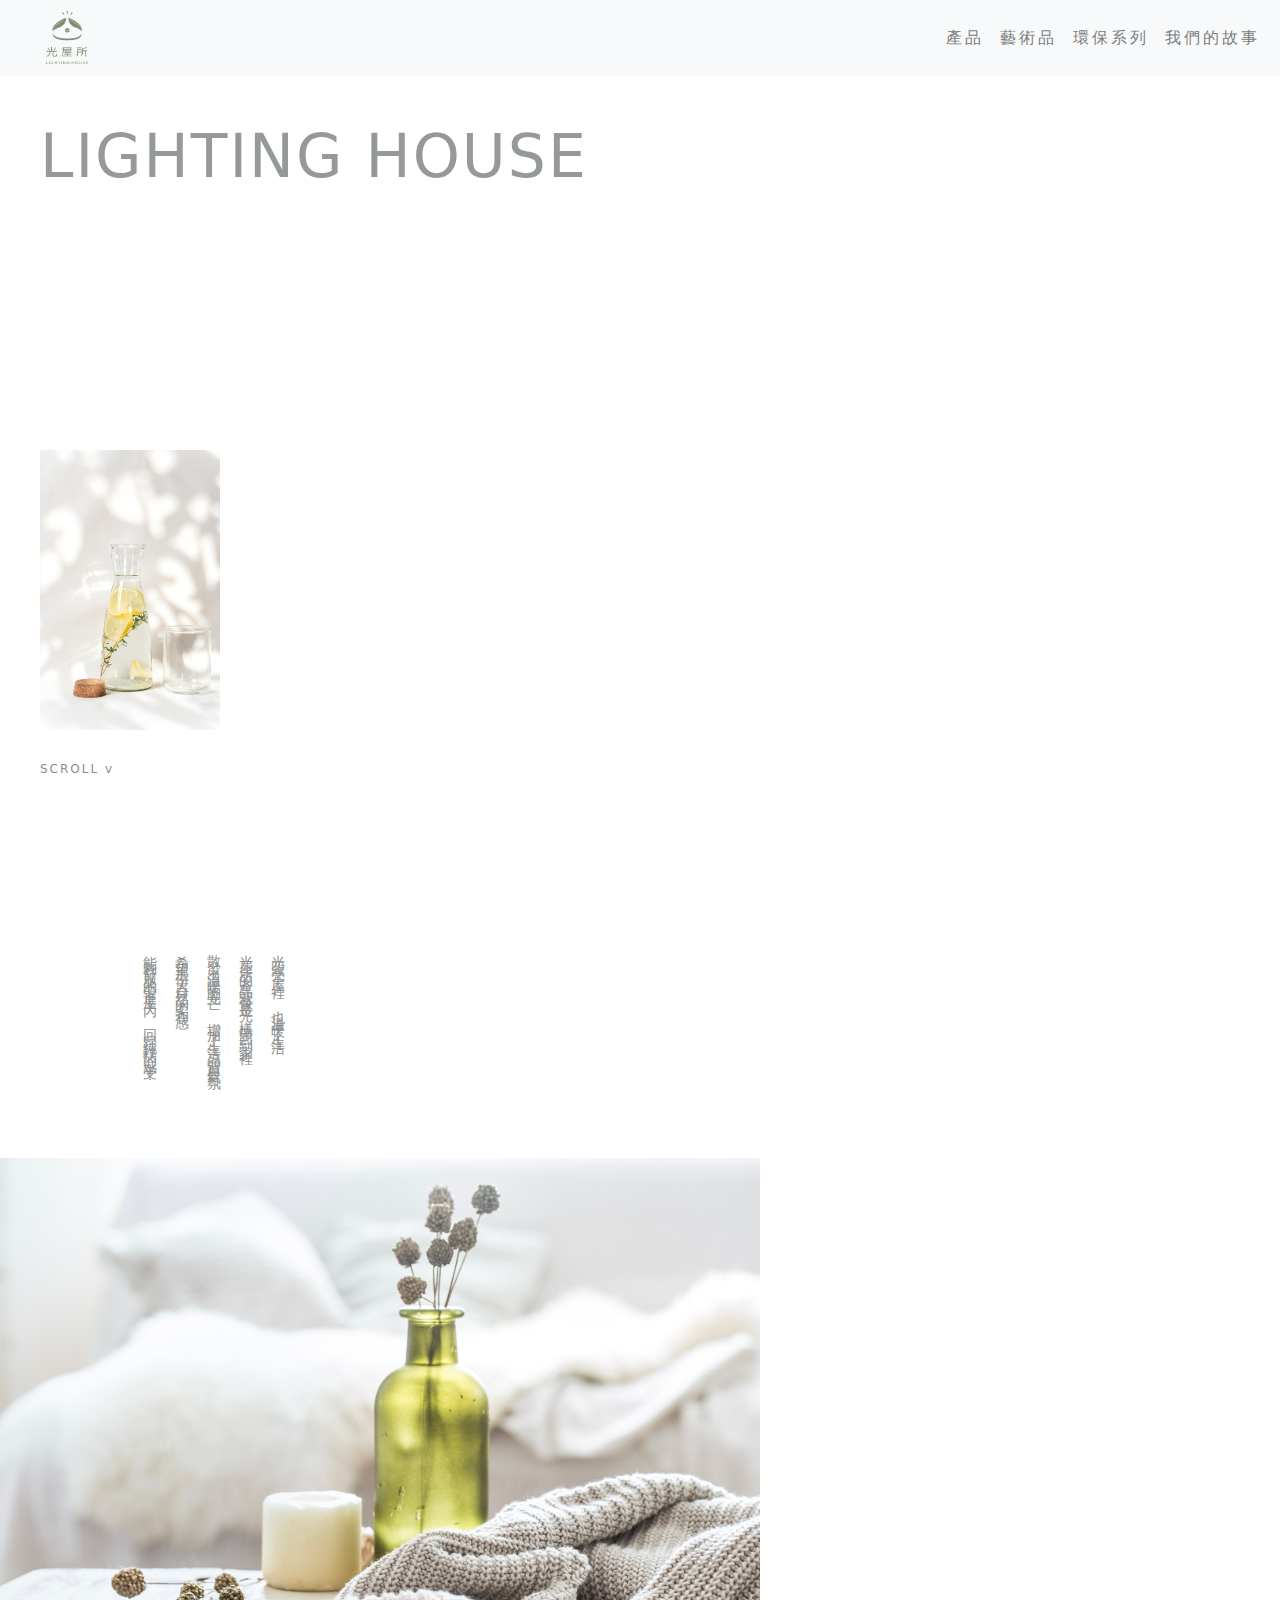
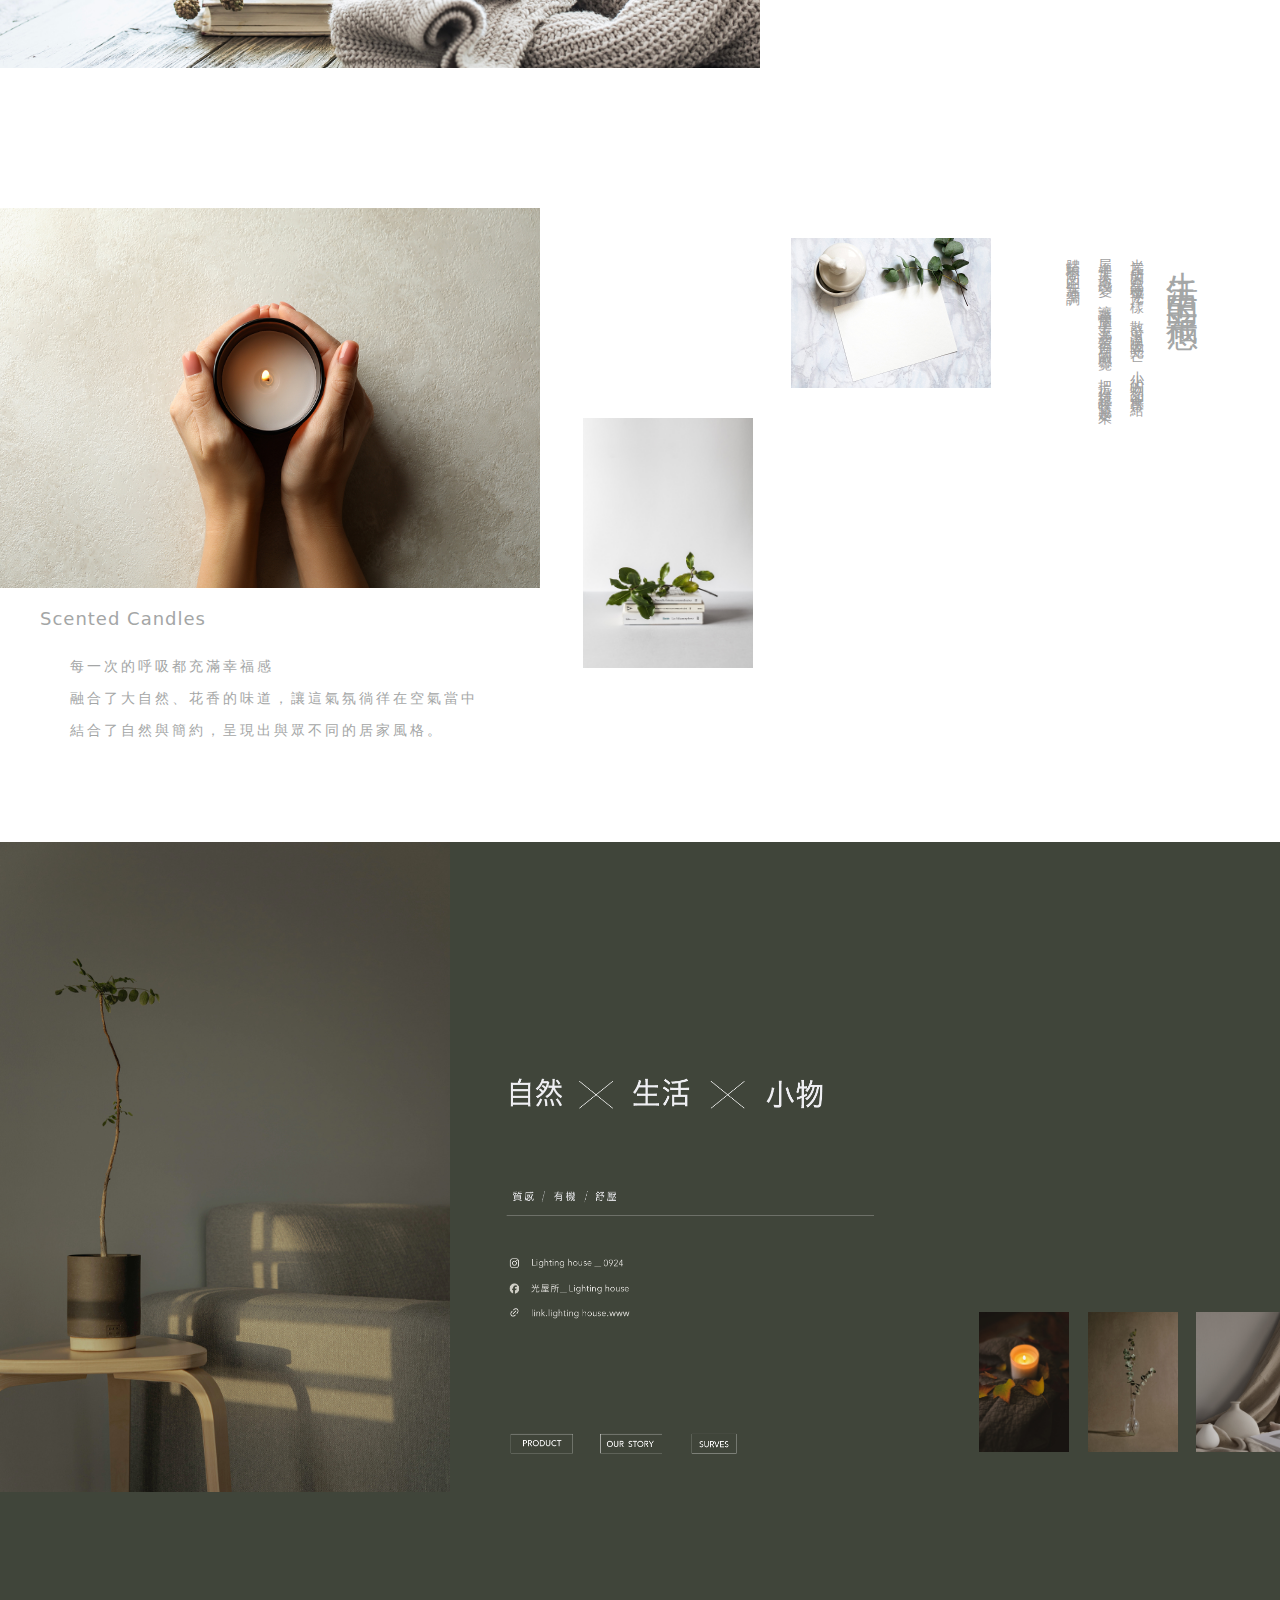
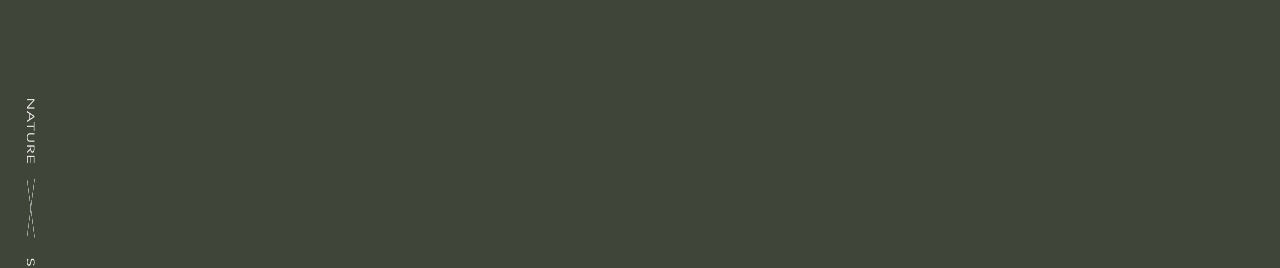
<file: index.html>
<!doctype html>
<html lang="TW">

<head>
    <meta charset="utf-8">
    <meta name="viewport" content="width=device-width, initial-scale=1">
    <title>LIGHTING HOUSE</title>
    <link rel="stylesheet" href="style.css">
    <link href="https://cdn.jsdelivr.net/npm/bootstrap@5.3.3/dist/css/bootstrap.min.css" rel="stylesheet"
        integrity="sha384-QWTKZyjpPEjISv5WaRU9OFeRpok6YctnYmDr5pNlyT2bRjXh0JMhjY6hW+ALEwIH" crossorigin="anonymous">
    <link rel="preconnect" href="https://fonts.googleapis.com">
    <link rel="preconnect" href="https://fonts.gstatic.com" crossorigin>
    <link
        href="https://fonts.googleapis.com/css2?family=Noto+Sans+JP:wght@100..900&family=Noto+Sans+TC:wght@200&family=Nunito+Sans:ital,opsz,wdth,wght@0,6..12,104.2,200..1000;1,6..12,104.2,200..1000&family=Roboto:ital,wght@0,100;0,300;0,400;0,500;0,700;0,900;1,100;1,300;1,400;1,500;1,700;1,900&display=swap"
        rel="stylesheet">
    <link rel="preconnect" href="https://fonts.googleapis.com">
    <link rel="preconnect" href="https://fonts.gstatic.com" crossorigin>
    <link
        href="https://fonts.googleapis.com/css2?family=Kaisei+HarunoUmi&family=Noto+Sans+JP:wght@100..900&family=Noto+Sans+TC&family=Nunito+Sans:ital,opsz,wdth,wght@0,6..12,104.2,200..1000;1,6..12,104.2,200..1000&family=Roboto:ital,wght@0,100;0,300;0,400;0,500;0,700;0,900;1,100;1,300;1,400;1,500;1,700;1,900&family=Zen+Kaku+Gothic+New&display=swap"
        rel="stylesheet">
</head>

<body>

    <nav class="navbar navbar-expand-lg fixed-top bg-body-tertiary">
        <div class="container-fluid">
            <img src="logo.png" alt="">
            <!-- <a class="navbar-brand" href="#">Navbar</a> -->
            <button class="navbar-toggler" type="button" data-bs-toggle="collapse"
                data-bs-target="#navbarSupportedContent" aria-controls="navbarSupportedContent" aria-expanded="false"
                aria-label="Toggle navigation">
                <span class="navbar-toggler-icon"></span>
            </button>
            <div class="collapse navbar-collapse" id="navbarSupportedContent">
                <ul class="navbar-nav ms-auto mb-2 mb-lg-0">
                    <li class="nav-item">
                        <a class="nav-link" href="#">產品</a>
                    </li>
                    <li class="nav-item">
                        <a class="nav-link" href="#">藝術品</a>
                    </li>
                    <li class="nav-item">
                        <a class="nav-link" href="#">環保系列</a>
                    </li>
                    <li class="nav-item">
                        <a class="nav-link" href="#">我們的故事</a>
                    </li>
                    <!-- <li class="nav-item dropdown">
                        <a class="nav-link dropdown-toggle" href="#" role="button" data-bs-toggle="dropdown"
                            aria-expanded="false">
                            Dropdown
                        </a>
                        <ul class="dropdown-menu">
                            <li><a class="dropdown-item" href="#">Action</a></li>
                            <li><a class="dropdown-item" href="#">Another action</a></li>
                            <li>
                                <hr class="dropdown-divider">
                            </li>
                            <li><a class="dropdown-item" href="#">Something else here</a></li>
                        </ul>
                    </li> -->

                </ul>
            </div>
        </div>
    </nav>

    <div class="title">
        <h1>LIGHTING HOUSE</h1>
    </div>

    <div class="brand">
        <div class="row">
            <div class="col">
                <div class="photo1">
                    <img src="2.jpg" alt="">
                    <p>SCROLL v</p>
                </div>
            </div>
            <div class="col">
                <div class="text">
                    <p>光照亮了屋裡，也溫暖了生活，<br>光屋所的產品就像是光一樣帶回到家裡，<br>散發出溫暖的光芒，增加了生活品質與氣氛。
                        <br>希望那份大自然的柔和感，<br>能夠舒服的帶進屋內，回歸純樸的感受！
                    </p>
                </div>
            </div>
            <div class="col">
                <div class="photo2">
                    <img src="1new.jpg" alt="">
                </div>
            </div>
        </div>
    </div>

    <div class="content">
        <div class="row">
            <div class="col-5">
                <div class="candle">
                    <img src="3.jpg" alt="">
                    <h1>Scented Candles</h1>
                    <p>每一次的呼吸都充滿幸福感<br>融合了大自然、花香的味道，讓這氣氛徜徉在空氣當中
                        <br>結合了自然與簡約，呈現出與眾不同的居家風格。
                    </p>
                </div>
            </div>
            <div class="col-2">
                <div class="book">
                    <img src="4.jpg" alt="">
                </div>
            </div>
            <div class="col-2">
                <div class="paper">
                    <img src="5.jpg" alt="">
                </div>
            </div>
            <div class="col-1">
                <div class="life2">
                    <p>光屋所的產品就像光一樣，散發出溫暖的光芒，小小的物品卻會帶給
                        <br>屋裡大大地改變，讓整個屋子充滿幸福自在的感覺，把這份純粹收藏起來，<br>體驗不同的生活基調。
                    </p>
                </div>
            </div>
            <div class="col-2">
                <div class="life1">
                    <h1>生活中的幸福感</h1>
                </div>
            </div>
        </div>
    </div>

    <div class="end">
        <div class="row">
            <div class="col">
                <div class="tree">
                    <img src="6.jpg" alt="">
                </div>
            </div>
            <div class="col">
                <div class="information">
                    <img src="10.png" alt="">
                </div>
            </div>
            <div class="col-1">
                <div class="picture">
                    <img src="7.jpg" alt="">
                </div>
            </div>
            <div class="col-1">
                <div class="picture">
                    <img src="8.jpg" alt="">
                </div>
            </div>
            <div class="col-1">
                <div class="picture">
                    <img src="9.jpg" alt="">
                </div>
            </div>
            <div class="col-1">
                <div class="decorate">
                    <img src="13.png" alt="">
                </div>
            </div>
            <!-- <div class="col-2">
                <div class="life1">
                    <h1>生活中的幸福感</h1>
                </div>
            </div> -->
        </div>
    </div>




    <script src="https://cdn.jsdelivr.net/npm/bootstrap@5.3.3/dist/js/bootstrap.bundle.min.js"
        integrity="sha384-YvpcrYf0tY3lHB60NNkmXc5s9fDVZLESaAA55NDzOxhy9GkcIdslK1eN7N6jIeHz"
        crossorigin="anonymous"></script>
</body>

</html>
</file>
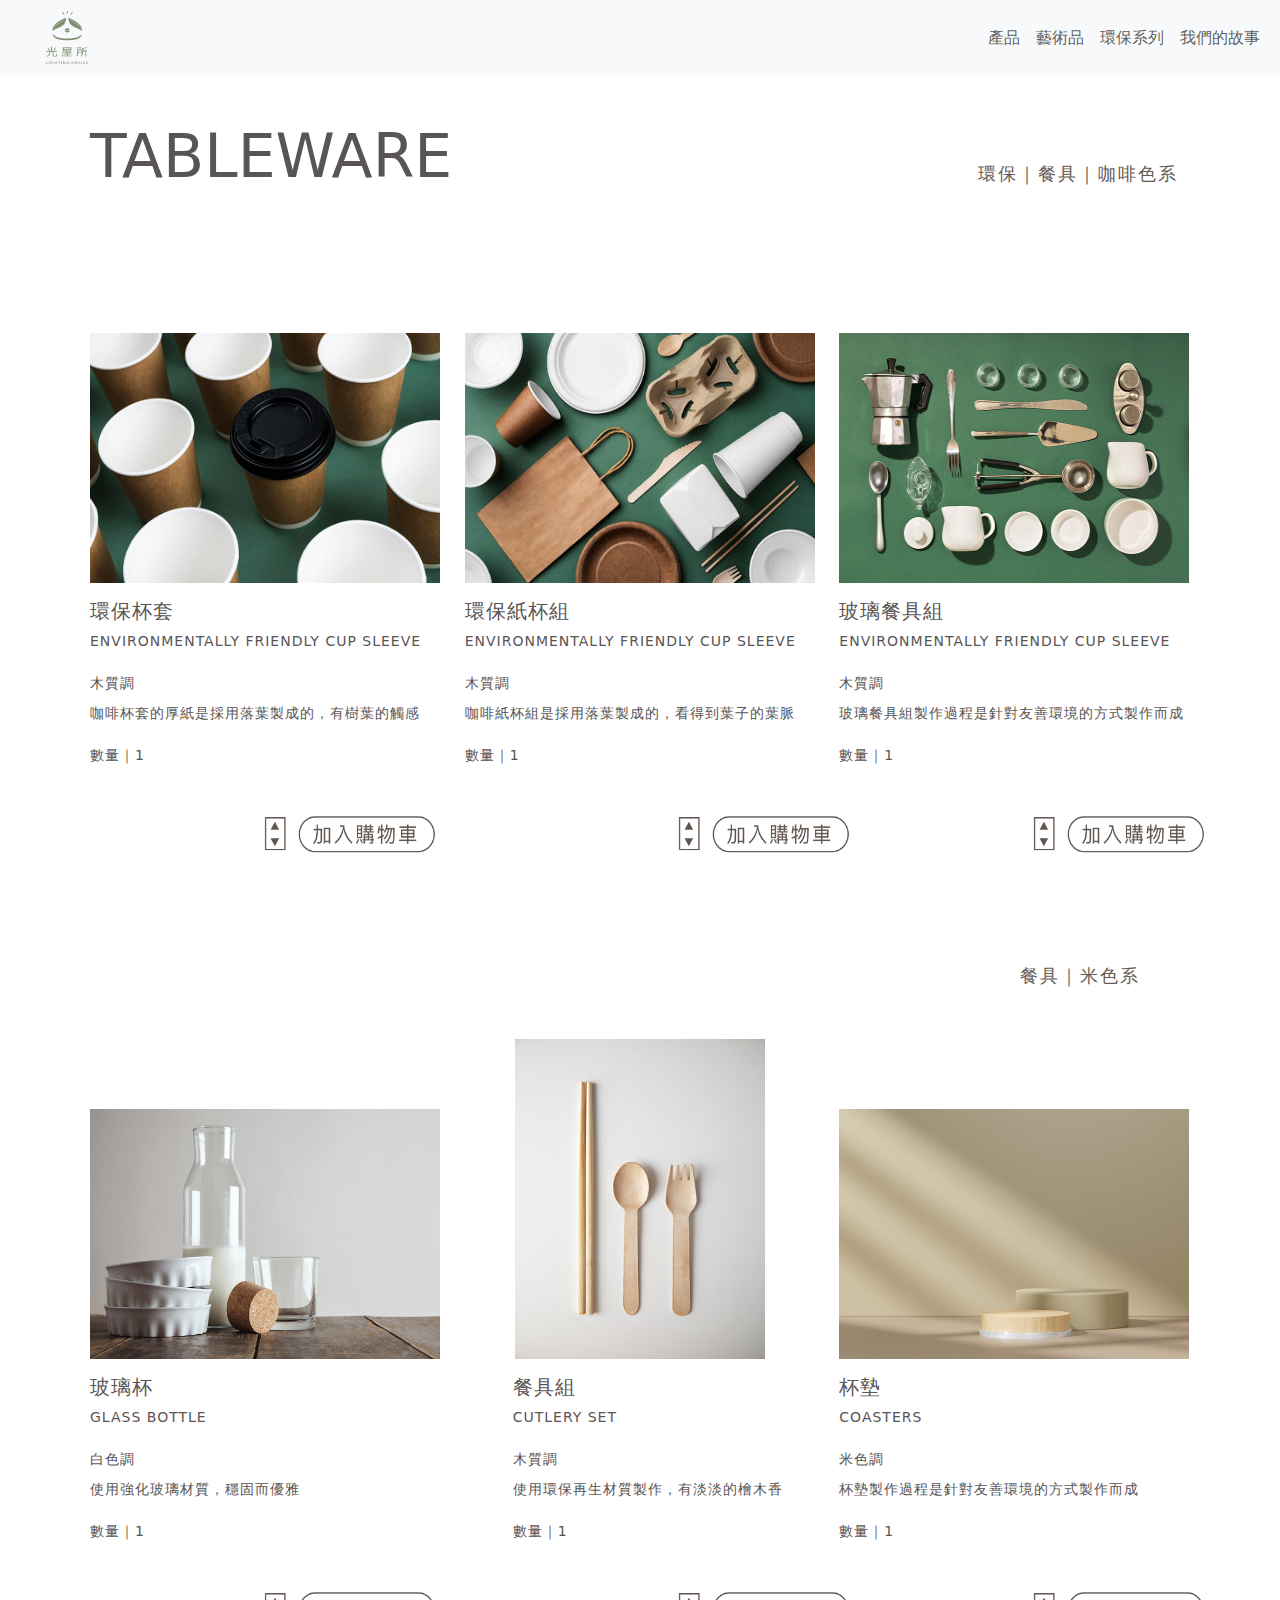
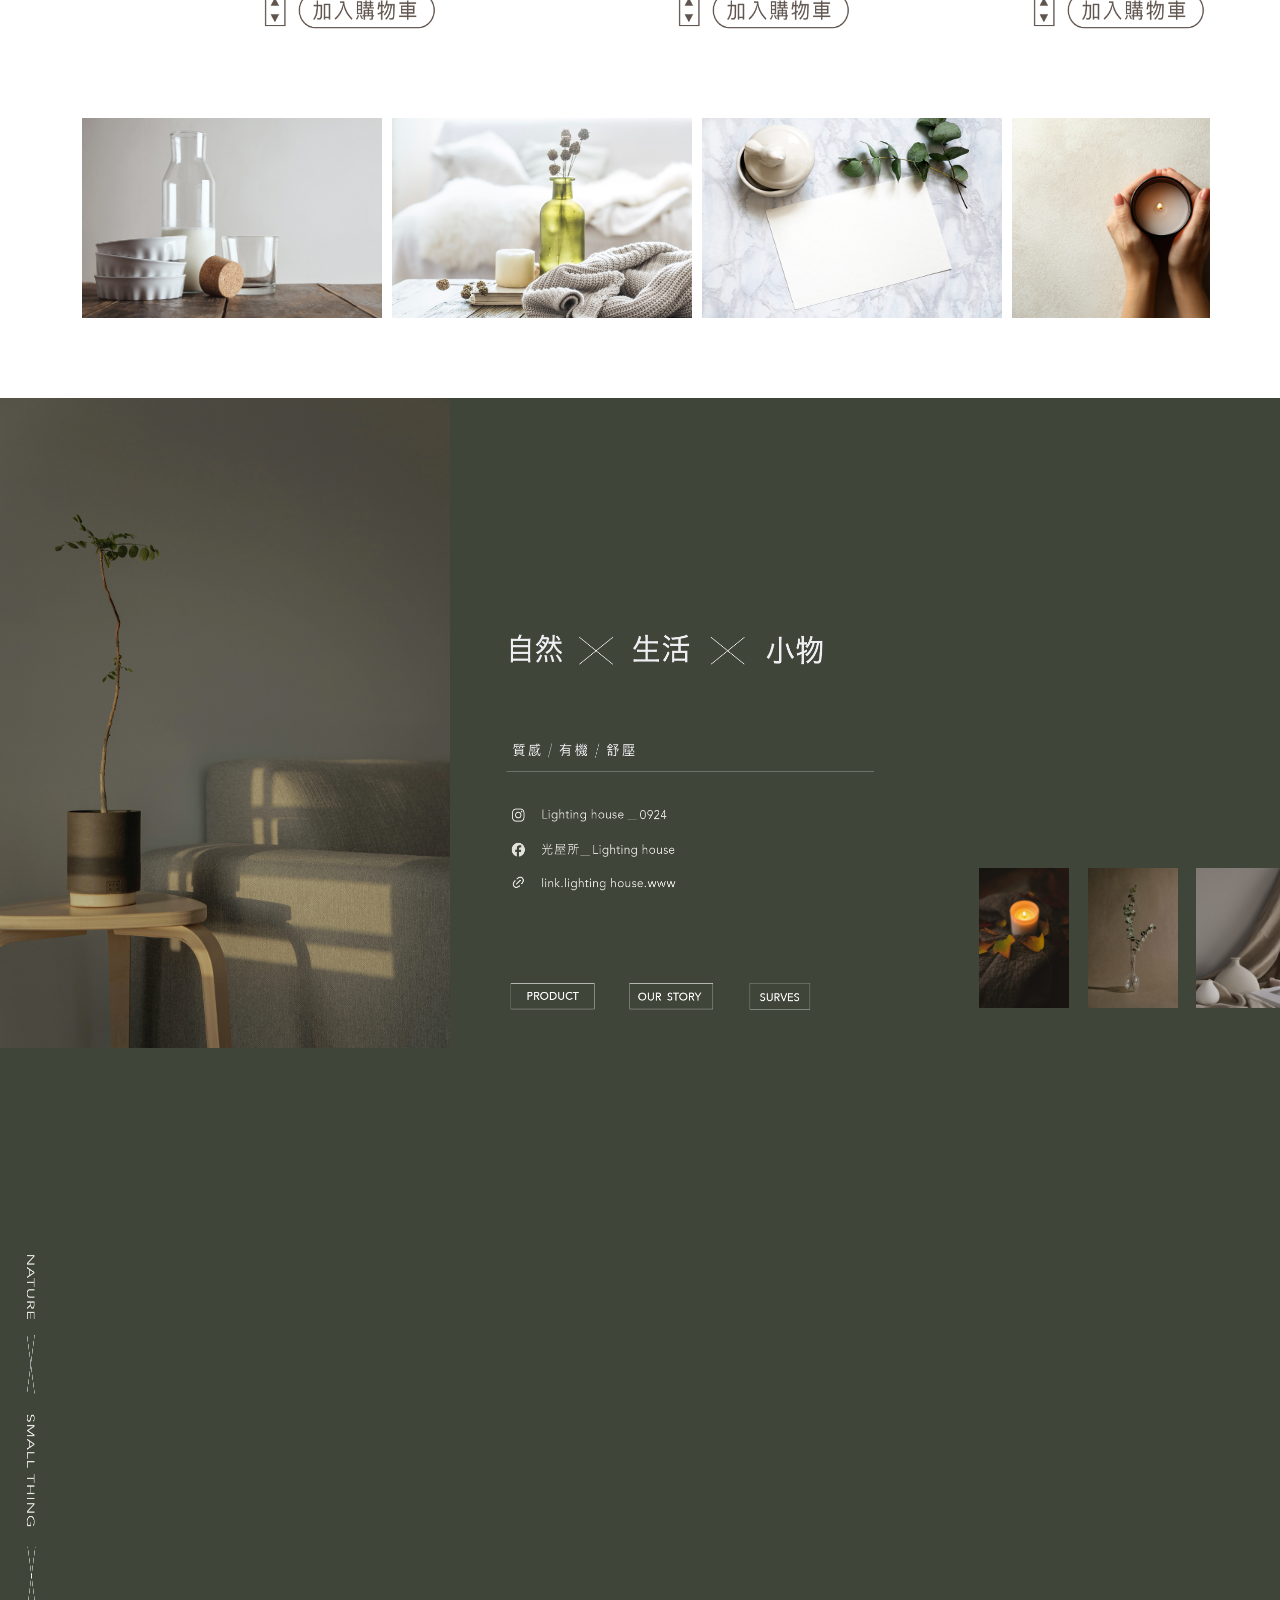
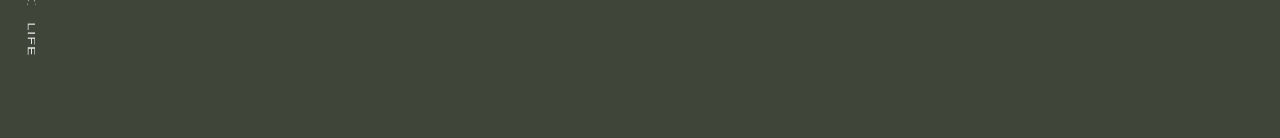
<file: product.html>
<!DOCTYPE html>
<html lang="TW">

<head>
    <meta charset="UTF-8">
    <meta name="viewport" content="width=device-width, initial-scale=1.0">
    <title>LIGHTING HOUSE PRODUCT</title>
    <link rel="stylesheet" href="product.css">
    <link href="https://cdn.jsdelivr.net/npm/bootstrap@5.3.3/dist/css/bootstrap.min.css" rel="stylesheet"
        integrity="sha384-QWTKZyjpPEjISv5WaRU9OFeRpok6YctnYmDr5pNlyT2bRjXh0JMhjY6hW+ALEwIH" crossorigin="anonymous">
    <link rel="preconnect" href="https://fonts.googleapis.com">
    <link rel="preconnect" href="https://fonts.gstatic.com" crossorigin>
    <link
        href="https://fonts.googleapis.com/css2?family=Noto+Sans+JP:wght@100..900&family=Noto+Sans+TC:wght@200&family=Nunito+Sans:ital,opsz,wdth,wght@0,6..12,104.2,200..1000;1,6..12,104.2,200..1000&family=Roboto:ital,wght@0,100;0,300;0,400;0,500;0,700;0,900;1,100;1,300;1,400;1,500;1,700;1,900&display=swap"
        rel="stylesheet">
    <link rel="preconnect" href="https://fonts.googleapis.com">
    <link rel="preconnect" href="https://fonts.gstatic.com" crossorigin>
    <link
        href="https://fonts.googleapis.com/css2?family=Kaisei+HarunoUmi&family=Noto+Sans+JP:wght@100..900&family=Noto+Sans+TC&family=Nunito+Sans:ital,opsz,wdth,wght@0,6..12,104.2,200..1000;1,6..12,104.2,200..1000&family=Roboto:ital,wght@0,100;0,300;0,400;0,500;0,700;0,900;1,100;1,300;1,400;1,500;1,700;1,900&family=Zen+Kaku+Gothic+New&display=swap"
        rel="stylesheet">

</head>

<body>
    <nav class="navbar navbar-expand-lg fixed-top bg-body-tertiary">
        <div class="container-fluid">
            <div>
                <a href="index.html" target="_blank">
                    <img src="logo.png" alt="">
                </a>
            </div>
            <!-- <a class="navbar-brand" href="#">Navbar</a> -->
            <button class="navbar-toggler" type="button" data-bs-toggle="collapse"
                data-bs-target="#navbarSupportedContent" aria-controls="navbarSupportedContent" aria-expanded="false"
                aria-label="Toggle navigation">
                <span class="navbar-toggler-icon"></span>
            </button>
            <div class="collapse navbar-collapse" id="navbarSupportedContent">
                <ul class="navbar-nav ms-auto mb-2 mb-lg-0">
                    <li class="nav-item">
                        <a class="nav-link" href="product.html" target="_blank">產品</a>
                    </li>
                    <li class="nav-item">
                        <a class="nav-link" href="#">藝術品</a>
                    </li>
                    <li class="nav-item">
                        <a class="nav-link" href="#">環保系列</a>
                    </li>
                    <li class="nav-item">
                        <a class="nav-link" href="story.html" target="_blank">我們的故事</a>
                    </li>
                    <!-- <li class="nav-item dropdown">
                        <a class="nav-link dropdown-toggle" href="#" role="button" data-bs-toggle="dropdown"
                            aria-expanded="false">
                            Dropdown
                        </a>
                        <ul class="dropdown-menu">
                            <li><a class="dropdown-item" href="#">Action</a></li>
                            <li><a class="dropdown-item" href="#">Another action</a></li>
                            <li>
                                <hr class="dropdown-divider">
                            </li>
                            <li><a class="dropdown-item" href="#">Something else here</a></li>
                        </ul>
                    </li> -->

                </ul>
            </div>
        </div>
    </nav>

    <div class="tableware">
        <div class="row">
            <div class="col-9">
                <div class="brown">
                    <h1>TABLEWARE</h1>
                </div>
            </div>
            <div class="col-3">
                <div class="brown">
                    <p>環保｜餐具｜咖啡色系</p>
                </div>
            </div>
        </div>
    </div>


    <div class="tableware1">
        <div class="row">
            <div class="col">
                <div class="brown1">
                    <img src="2q.jpg" alt="">
                    <h1>環保杯套</h1>
                    <p>ENVIRONMENTALLY FRIENDLY CUP SLEEVE</p>
                    <div class="wood">
                        <p>木質調<br>咖啡杯套的厚紙是採用落葉製成的，有樹葉的觸感</p>
                    </div>
                    <div class="number">
                        <p>數量｜1</p>
                    </div>
                </div>
            </div>
            <div class="col">
                <div class="brown2">
                    <img src="2w.jpg" alt="">
                    <h1>環保紙杯組</h1>
                    <p>ENVIRONMENTALLY FRIENDLY CUP SLEEVE</p>
                    <div class="wood">
                        <p>木質調<br>咖啡紙杯組是採用落葉製成的，看得到葉子的葉脈</p>
                    </div>
                    <div class="number">
                        <p>數量｜1</p>
                    </div>
                </div>
            </div>
            <div class="col">
                <div class="brown3">
                    <img src="2e.jpg" alt="">
                    <h1>玻璃餐具組</h1>
                    <p>ENVIRONMENTALLY FRIENDLY CUP SLEEVE</p>
                    <div class="wood">
                        <p>木質調<br>玻璃餐具組製作過程是針對友善環境的方式製作而成</p>
                    </div>
                    <div class="number">
                        <p>數量｜1</p>
                    </div>
                </div>
            </div>
        </div>
    </div>

    <div class="buynow">
        <div class="row">
            <div class="col">
                <div class="buy1">
                    <img src="8-08.png" alt="">
                </div>
            </div>
            <div class="col">
                <div class="buy2">
                    <img src="8-08.png" alt="">
                </div>
            </div>
            <div class="col">
                <div class="buy3">
                    <img src="8-08.png" alt="">
                </div>
            </div>
        </div>
    </div>


    <div class="white">
        <p>餐具｜米色系</p>
    </div>

    <div class="tableware1">
        <div class="row">
            <div class="col">
                <div class="brown1">
                    <img src="2r.jpg" alt="">
                    <h1>玻璃杯</h1>
                    <p>GLASS BOTTLE</p>
                    <div class="wood">
                        <p>白色調<br>使用強化玻璃材質，穩固而優雅</p>
                    </div>
                    <div class="number">
                        <p>數量｜1</p>
                    </div>
                </div>
            </div>
            <div class="col">
                <div class="brownt">
                    <img src="2t.jpg" alt="">
                    <h1>餐具組</h1>
                    <p>CUTLERY SET</p>
                    <div class="wood">
                        <p>木質調<br>使用環保再生材質製作，有淡淡的檜木香</p>
                    </div>
                    <div class="number">
                        <p>數量｜1</p>
                    </div>
                </div>
            </div>
            <div class="col">
                <div class="brown3">
                    <img src="2y.jpg" alt="">
                    <h1>杯墊</h1>
                    <p>COASTERS</p>
                    <div class="wood">
                        <p>米色調<br>杯墊製作過程是針對友善環境的方式製作而成</p>
                    </div>
                    <div class="number">
                        <p>數量｜1</p>
                    </div>
                </div>
            </div>
        </div>
    </div>

    <div class="buynow">
        <div class="row">
            <div class="col">
                <div class="buy1">
                    <img src="8-08.png" alt="">
                </div>
            </div>
            <div class="col">
                <div class="buy2">
                    <img src="8-08.png" alt="">
                </div>
            </div>
            <div class="col">
                <div class="buy3">
                    <img src="8-08.png" alt="">
                </div>
            </div>
        </div>
    </div>

    <div class="container">
        <div class="box">
            <div class="move"><img src="2r.jpg" alt=""></div>
            <div class="move"><img src="1new.jpg" alt=""></div>
            <div class="move"><img src="5.jpg" alt=""></div>
            <div class="move"><img src="3.jpg" alt=""></div>
            <div class="move"><img src="2y.jpg" alt=""></div>
            <div class="move"><img src="2q.jpg" alt=""></div>
            <div class="move"><img src="2w.jpg" alt=""></div>
            <div class="move"><img src="2e.jpg" alt=""></div>
            <div class="move"><img src="1new.jpg" alt=""></div>
        </div>
    </div>


    <div class="end">
        <div class="row">
            <div class="col">
                <div class="tree">
                    <img src="6.jpg" alt="">
                </div>
            </div>
            <div class="col">
                <div class="information">
                    <img src="3-03.png" alt="">
                </div>
            </div>
            <div class="col-1">
                <div class="picture">
                    <img src="7.jpg" alt="">
                </div>
            </div>
            <div class="col-1">
                <div class="picture">
                    <img src="8.jpg" alt="">
                </div>
            </div>
            <div class="col-1">
                <div class="picture">
                    <img src="9.jpg" alt="">
                </div>
            </div>
            <div class="col-1">
                <div class="decorate">
                    <img src="13.png" alt="">
                </div>
            </div>
            <!-- <div class="col-2">
                <div class="life1">
                    <h1>生活中的幸福感</h1>
                </div>
            </div> -->
        </div>
    </div>









    <script src="https://cdn.jsdelivr.net/npm/bootstrap@5.3.3/dist/js/bootstrap.bundle.min.js"
        integrity="sha384-YvpcrYf0tY3lHB60NNkmXc5s9fDVZLESaAA55NDzOxhy9GkcIdslK1eN7N6jIeHz"
        crossorigin="anonymous"></script>
</body>

</html>
</file>
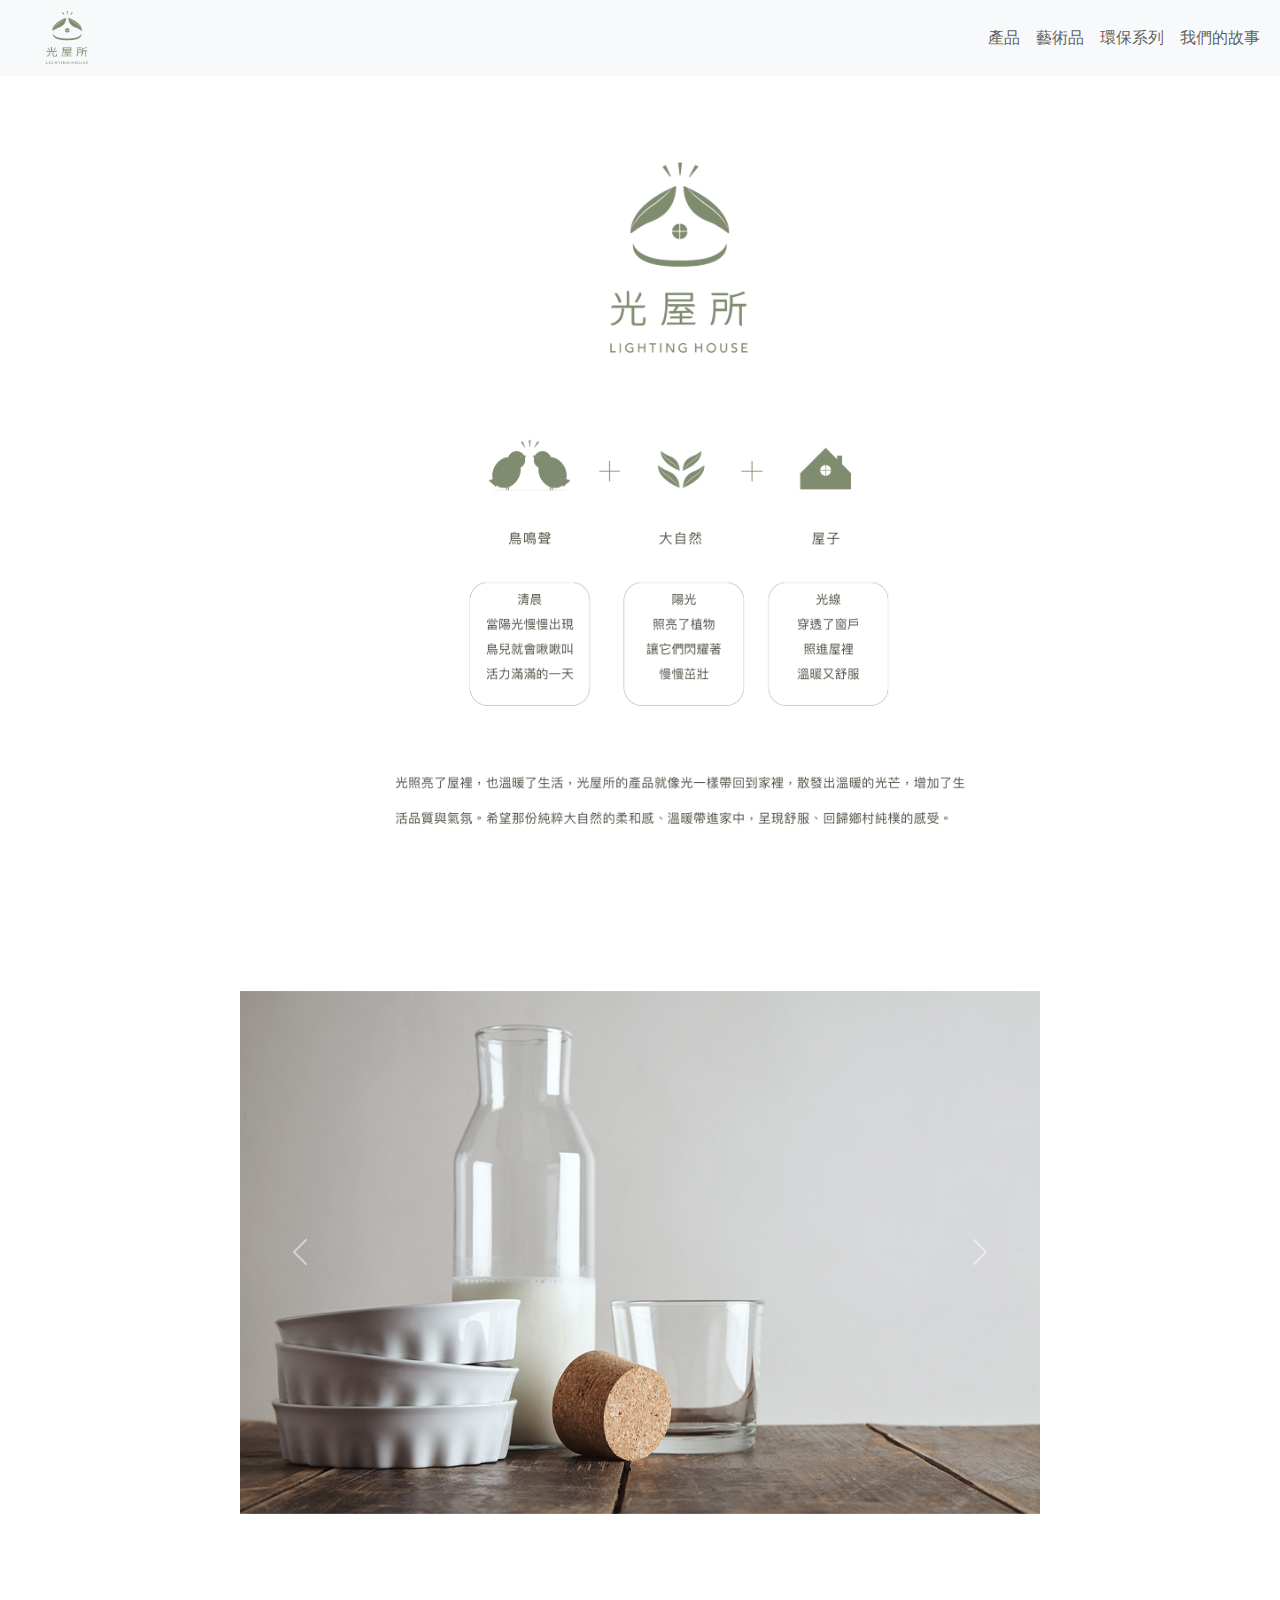
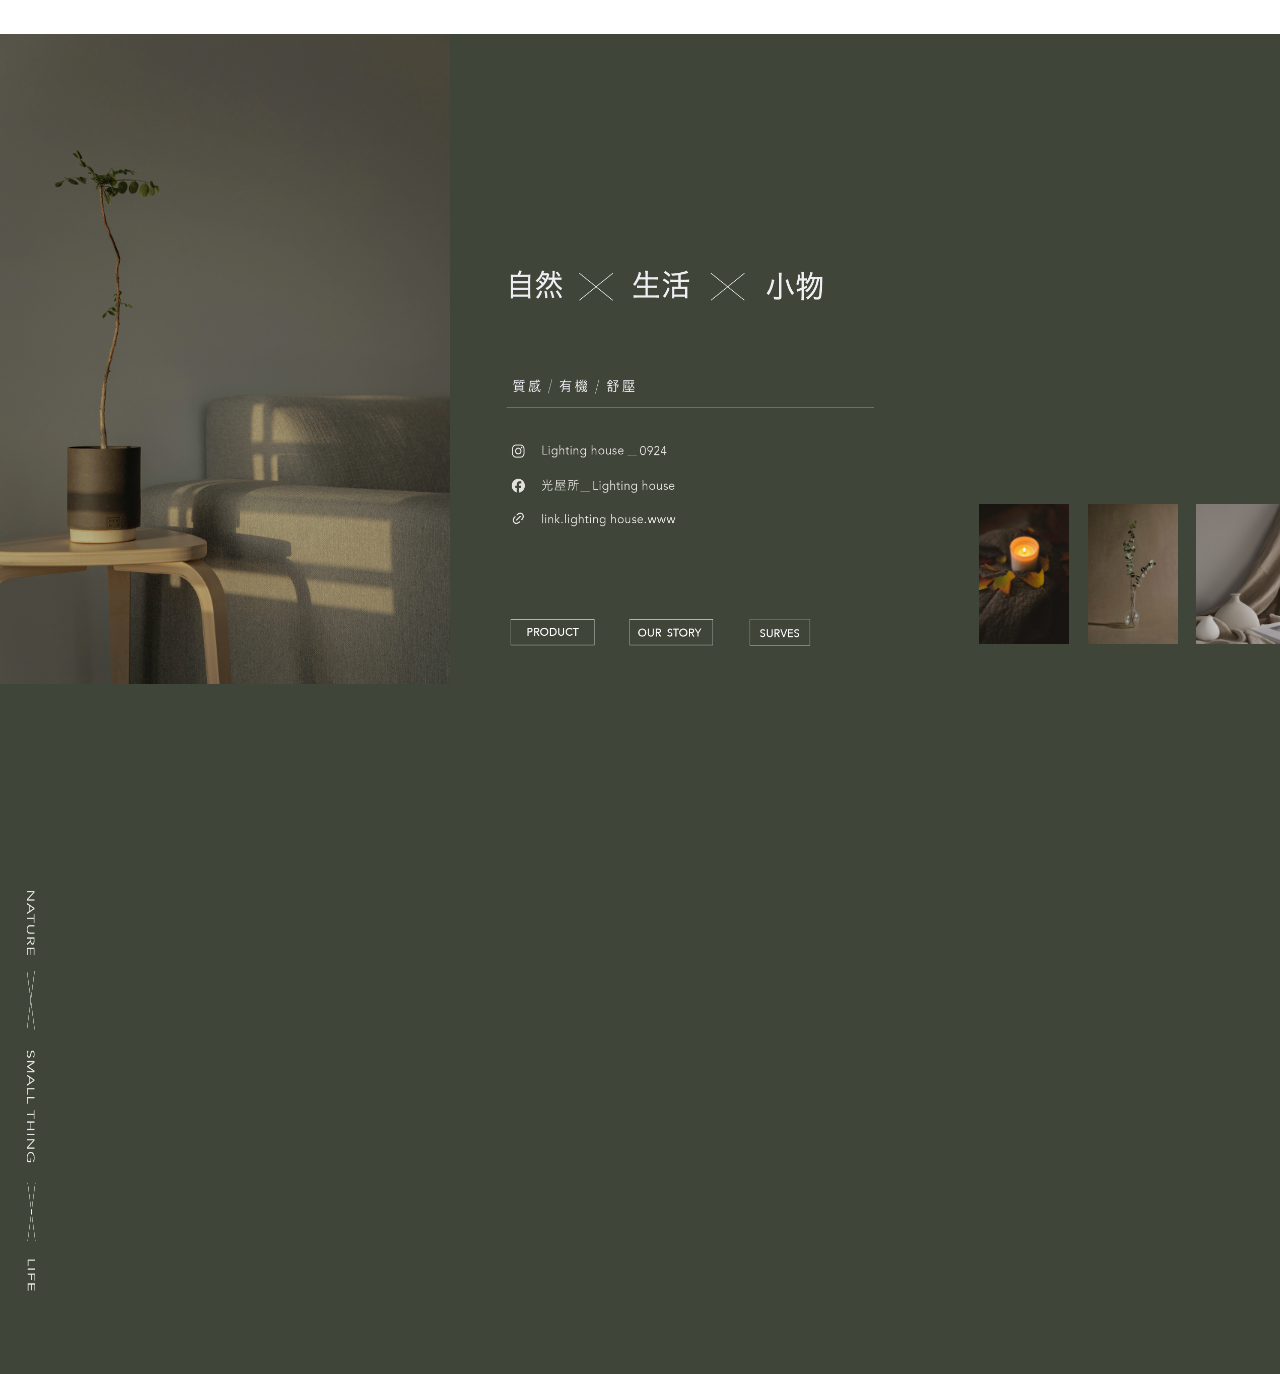
<file: story.html>
<!DOCTYPE html>
<html lang="TW">
<head>
    <meta charset="UTF-8">
    <meta name="viewport" content="width=device-width, initial-scale=1.0">
    <title>LIGHTING HOUSE STORY</title>
    <link rel="stylesheet" href="story.css">
    <link href="https://cdn.jsdelivr.net/npm/bootstrap@5.3.3/dist/css/bootstrap.min.css" rel="stylesheet"
        integrity="sha384-QWTKZyjpPEjISv5WaRU9OFeRpok6YctnYmDr5pNlyT2bRjXh0JMhjY6hW+ALEwIH" crossorigin="anonymous">
    <link rel="preconnect" href="https://fonts.googleapis.com">
    <link rel="preconnect" href="https://fonts.gstatic.com" crossorigin>
    <link
        href="https://fonts.googleapis.com/css2?family=Noto+Sans+JP:wght@100..900&family=Noto+Sans+TC:wght@200&family=Nunito+Sans:ital,opsz,wdth,wght@0,6..12,104.2,200..1000;1,6..12,104.2,200..1000&family=Roboto:ital,wght@0,100;0,300;0,400;0,500;0,700;0,900;1,100;1,300;1,400;1,500;1,700;1,900&display=swap"
        rel="stylesheet">
    <link rel="preconnect" href="https://fonts.googleapis.com">
    <link rel="preconnect" href="https://fonts.gstatic.com" crossorigin>
    <link
        href="https://fonts.googleapis.com/css2?family=Kaisei+HarunoUmi&family=Noto+Sans+JP:wght@100..900&family=Noto+Sans+TC&family=Nunito+Sans:ital,opsz,wdth,wght@0,6..12,104.2,200..1000;1,6..12,104.2,200..1000&family=Roboto:ital,wght@0,100;0,300;0,400;0,500;0,700;0,900;1,100;1,300;1,400;1,500;1,700;1,900&family=Zen+Kaku+Gothic+New&display=swap"
        rel="stylesheet">

</head>
<body>
    <nav class="navbar navbar-expand-lg fixed-top bg-body-tertiary">
        <div class="container-fluid">
            <div>
                <a href="index.html" target="_blank">
                    <img src="logo.png" alt="">
                </a>
            </div>
            <!-- <a class="navbar-brand" href="#">Navbar</a> -->
            <button class="navbar-toggler" type="button" data-bs-toggle="collapse"
                data-bs-target="#navbarSupportedContent" aria-controls="navbarSupportedContent" aria-expanded="false"
                aria-label="Toggle navigation">
                <span class="navbar-toggler-icon"></span>
            </button>
            <div class="collapse navbar-collapse" id="navbarSupportedContent">
                <ul class="navbar-nav ms-auto mb-2 mb-lg-0">
                    <li class="nav-item">
                        <a class="nav-link" href="product.html" target="_blank">產品</a>
                    </li>
                    <li class="nav-item">
                        <a class="nav-link" href="#">藝術品</a>
                    </li>
                    <li class="nav-item">
                        <a class="nav-link" href="#">環保系列</a>
                    </li>
                    <li class="nav-item">
                        <a class="nav-link" href="story.html" target="_blank">我們的故事</a>
                    </li>
                    <!-- <li class="nav-item dropdown">
                        <a class="nav-link dropdown-toggle" href="#" role="button" data-bs-toggle="dropdown"
                            aria-expanded="false">
                            Dropdown
                        </a>
                        <ul class="dropdown-menu">
                            <li><a class="dropdown-item" href="#">Action</a></li>
                            <li><a class="dropdown-item" href="#">Another action</a></li>
                            <li>
                                <hr class="dropdown-divider">
                            </li>
                            <li><a class="dropdown-item" href="#">Something else here</a></li>
                        </ul>
                    </li> -->

                </ul>
            </div>
        </div>
    </nav>

    <div class="ourstory">
        <h1>OUR STORY</h1>
    </div>

    <div class="story">
        <img src="7-07.png" alt="">
    </div>
    
    <div class="slide">
        <div id="carouselExample" class="carousel slide">
            <div class="carousel-inner">
              <div class="carousel-item active">
                <img src="2r.jpg" class="d-block w-100" alt="...">
              </div>
              <div class="carousel-item">
                <img src="2y.jpg" class="d-block w-100" alt="...">
              </div>
              <div class="carousel-item">
                <img src="3.jpg" class="d-block w-100" alt="...">
              </div>
            </div>
            <button class="carousel-control-prev" type="button" data-bs-target="#carouselExample" data-bs-slide="prev">
              <span class="carousel-control-prev-icon" aria-hidden="true"></span>
              <span class="visually-hidden">Previous</span>
            </button>
            <button class="carousel-control-next" type="button" data-bs-target="#carouselExample" data-bs-slide="next">
              <span class="carousel-control-next-icon" aria-hidden="true"></span>
              <span class="visually-hidden">Next</span>
            </button>
          </div>
    </div>
    <!-- <div id="carouselExample" class="carousel slide">
        <div class="carousel-inner">
          <div class="carousel-item active">
            <img src="3.jpg" class="d-block w-100" alt="...">
          </div>
          <div class="carousel-item">
            <img src="2y.jpg" class="d-block w-100" alt="...">
          </div>
          <div class="carousel-item">
            <img src="2r.jpg" class="d-block w-100" alt="...">
          </div>
        </div>
        <button class="carousel-control-prev" type="button" data-bs-target="#carouselExample" data-bs-slide="prev">
          <span class="carousel-control-prev-icon" aria-hidden="true"></span>
          <span class="visually-hidden">Previous</span>
        </button>
        <button class="carousel-control-next" type="button" data-bs-target="#carouselExample" data-bs-slide="next">
          <span class="carousel-control-next-icon" aria-hidden="true"></span>
          <span class="visually-hidden">Next</span>
        </button>
      </div> -->

    <div class="end">
        <div class="row">
            <div class="col">
                <div class="tree">
                    <img src="6.jpg" alt="">
                </div>
            </div>
            <div class="col">
                <div class="information">
                    <img src="3-03.png" alt="">
                </div>
            </div>
            <div class="col-1">
                <div class="picture">
                    <img src="7.jpg" alt="">
                </div>
            </div>
            <div class="col-1">
                <div class="picture">
                    <img src="8.jpg" alt="">
                </div>
            </div>
            <div class="col-1">
                <div class="picture">
                    <img src="9.jpg" alt="">
                </div>
            </div>
            <div class="col-1">
                <div class="decorate">
                    <img src="13.png" alt="">
                </div>
            </div>
            <!-- <div class="col-2">
                <div class="life1">
                    <h1>生活中的幸福感</h1>
                </div>
            </div> -->
        </div>
    </div>




    <script src="https://cdn.jsdelivr.net/npm/bootstrap@5.3.3/dist/js/bootstrap.bundle.min.js"
    integrity="sha384-YvpcrYf0tY3lHB60NNkmXc5s9fDVZLESaAA55NDzOxhy9GkcIdslK1eN7N6jIeHz"
    crossorigin="anonymous"></script>
</body>
</html>
</file>
<file: style.css>
.container-fluid img {
    width: 50px;
    height: 60px;
    margin-left: 30px;
}

.title h1 {
    font-size: 60px;
    color: rgb(149, 153, 153);
    margin-top: 120px;
    margin-left: 40px;
    letter-spacing: 2px;
}

.nav-item a {
    letter-spacing: 3px;
    color: #7b7e7e;
}

.photo1 img {
    width: 180px;
    height: 280px;
    margin-top: 250px;
    margin-left: 40px;
}

.photo1 p {
    font-size: 12px;
    margin-left: 40px;
    margin-top: 30px;
    letter-spacing: 2px;
    color: #8a8d8d;
}

.text {
    writing-mode: vertical-rl;
    letter-spacing: 6px;
    font-size: 14px;
    line-height: 32px;
    margin-top: 150px;
    margin-left: 120px;
    color: #8a8d8d;
}

.photo2 img {
    width: 760px;
    height: 510px;
    margin-top: 50px;
}

.candle img {
    width: 540px;
    height: 380px;
    margin-top: 140px;
}

.book img {
    width: 170px;
    height: 250px;
    margin-left: 40px;
    margin-top: 350px;
}

.paper img {
    width: 200px;
    height: 150px;
    margin-top: 170px;
    margin-left: 30px;
}

.candle h1 {
    font-size: 18px;
    color: rgb(164, 166, 166);
    margin-top: 20px;
    margin-left: 40px;
    letter-spacing: 1px;
}

.candle p {
    font-size: 14px;
    color: rgb(164, 166, 166);
    margin-top: 20px;
    margin-left: 70px;
    letter-spacing: 3px;
    line-height: 32px;
}

.life1 h1 {
    font-size: 32px;
    color: rgb(164, 166, 166);
    margin-top: 178px;
    margin-left: 80px;
    letter-spacing: 8px;
    line-height: 32px;
    writing-mode: vertical-rl;
}

.life2 p {
    font-size: 14px;
    color: rgb(159, 160, 160);
    margin-top: 180px;
    margin-left: 80px;
    letter-spacing: 4px;
    line-height: 32px;
    writing-mode: vertical-rl;
}

.tree img {
    width: 450px;
    height: 650px;
    /* margin-left: 40px; */
    /* margin-top: 50px; */
}

.information img {
    width: 420px;
    height: 440px;
    /* margin-right: 100px; */
    margin-top: 200px;
}

.end {
    background-color: #40453a;
    margin-top: 80px;
}

.picture img {
    width: 90px;
    height: 140px;
    margin-left: 1px;
    margin-top: 470px;
}

.decorate img {
    width: 40px;
    height: 640px;
    margin-left: 10px;
    margin-top: 50px;
}

@media(max-width:768px) {
    .photo2 img {
        width: 160px;
        height: 140px;
        margin-top: 100px;
    }
}

@media(max-width:768px) {
    text {
        writing-mode: vertical-rl;
        letter-spacing: 3px;
        font-size: 10px;
        line-height: 30px;
        margin-top: 150px;
        margin-left: 80px;
        color: #8a8d8d;
    }
}

@media(max-width:768px) {
    .tree img {
        background-color: #40453a;
        margin-top: 80px;
        margin-left: 60px;
        width: 300px;
        height: 450px;
        justify-content: center;
    }
}

@media(max-width:768px) {
    .information img {
        width: 320px;
        height: 340px;
        /* margin-right: 100px; */
        margin-top: 20px;
        margin-left: 50px;
    }
}

@media(max-width:768px) {
    .navbar {
        width: 768px;
        height: 100px;
        /* margin-right: 100px; */
        /* margin-top: 20px; */
        /* margin-left: 50px; */
    }
}

@media(max-width:768px) {
    .book img {
        width: 200px;
        height: 300px;
        /* margin-right: 100px; */
        margin-top: 800px;
        /* margin-left: 50px; */
    }
}

@media(max-width:768px) {
    .paper img {
        width: 150px;
        height: 100px;
        margin-right: 150px;
        margin-top: 600px;
        /* margin-left: 50px; */
    }
}

/* .heroimg{
    background-image: url(1.jpg);
} */
</file>
<file: product.css>
.container-fluid img {
    width: 50px;
    height: 60px;
    margin-left: 30px;
}

/* .tableware1{
    justify-content: space-between;
} */

.brown h1{
    font-size: 60px;
    color: rgb(89, 85, 85);
    margin-top: 120px;
    padding-left: 90px;
}

.brown p{
    font-size: 18px;
    color: rgb(101, 90, 85);
    margin-top: 160px;
    letter-spacing: 2px;

}


.white p{
    font-size: 18px;
    color: rgb(101, 90, 85);
    margin-top: 100px;
    letter-spacing: 2px;
    text-align: end;
    margin-right: 140px;
    margin-bottom: -10px;

}

.tableware1{
    padding: 90px;
}

.tableware1 h1{
    font-size: 20px;
    color: rgb(89, 85, 85);
    margin-top: 16px;
    letter-spacing: 1px;
}

.tableware1 p{
    font-size: 14px;
    color: rgb(89, 85, 85);
    letter-spacing: 1px;
}

.wood p{
    font-size: 14px;
    color: rgb(89, 85, 85);
    margin-top: 1px;
    letter-spacing: 1px;
    line-height: 30px;
    padding-bottom: 1px;
}
.buynow{
    margin-top: -70px;
}
.buy1 img{
    width: 200px;
    height: 60px;
    margin-left: 250px;
}
.buy2 img{
    width: 200px;
    height: 60px;
    margin-left: 190px;
}
.buy3 img{
    width: 200px;
    height: 60px;
    margin-left: 130px;
}

/* .tableware1{ */
    /* display: flex;
    justify-content: space-between;
    padding: 160px 160px 160px;
    margin-bottom: 20px; */
/* } */

/* .photo div{
    width: 300px;
    text-align: center;
} */

.brown1 img{
    width: 350px;
    height: 250px;
    margin-top: 40px;
    
}

.brown2 img{
    width: 350px;
    height: 250px;
    margin-top: 40px;
}

.brownt img{
    width: 250px;
    height: 320px;
    margin-top: -30px;
    margin-left: 50px;
}

.brownt h1{
    font-size: 20px;
    color: rgb(89, 85, 85);
    margin-top: 16px;
    letter-spacing: 1px;
    margin-left: 48px;
}

.brownt p{
    font-size: 14px;
    color: rgb(89, 85, 85);
    letter-spacing: 1px;
    margin-left: 48px;
}

.brown3 img{
    width: 350px;
    height: 250px;
    margin-top: 40px;
    
}

.tree img {
    width: 450px;
    height: 650px;
    /* margin-left: 40px; */
    /* margin-top: 50px; */
}

.end {
    background-color: #40453a;
    margin-top: 80px;
}

.picture img {
    width: 90px;
    height: 140px;
    margin-left: 1px;
    margin-top: 470px;
}

.decorate img {
    width: 40px;
    height: 640px;
    margin-left: 10px;
    margin-top: 50px;
}

.information img {
    width: 420px;
    height: 440px;
    /* margin-right: 100px; */
    margin-top: 200px;
}

.tableware1 img:hover{
    -webkit-filter: grayscale(2);
}

.container {
    width: 100%;
    overflow: hidden;
    margin-top: 80px;
}
.box{
    display: flex;
    height: 200px;
    gap: 10px;
    flex-wrap: nowrap;
    animation: move 40s infinite linear;
    /* margin-top: 100px; */
}

@keyframes move {
    from{
        transform: translate(0);
    }
    to{
        transform: translate(-100%);
    }
}
.move img{
    flex-shrink: 0;
    width: 300px;
    height: 200px;
    background-color: antiquewhite;
}

/* .move img{
    width: 300px;
    height: 150px;
} */
</file>
<file: story.css>
.ourstory h1{
    font-size: 40px;
    color: #658d76;
    position: fixed;
    margin-top: 30px;
    margin-left: 40px;
}

.story img{
    width: 60%;
    height: 80%;
    margin-left: 300px;
    margin-top: 100px;
}

.container-fluid img {
    width: 50px;
    height: 60px;
    margin-left: 30px;
}

.tree img {
    width: 450px;
    height: 650px;
    /* margin-left: 40px; */
    /* margin-top: 50px; */
}

.end {
    background-color: #40453a;
    margin-top: 80px;
}

.picture img {
    width: 90px;
    height: 140px;
    margin-left: 1px;
    margin-top: 470px;
}

.decorate img {
    width: 40px;
    height: 640px;
    margin-left: 10px;
    margin-top: 50px;
}

.information img {
    width: 420px;
    height: 440px;
    /* margin-right: 100px; */
    margin-top: 200px;
}

.slide{
    margin: 120px;
    margin-top: 60px;
}
</file>
